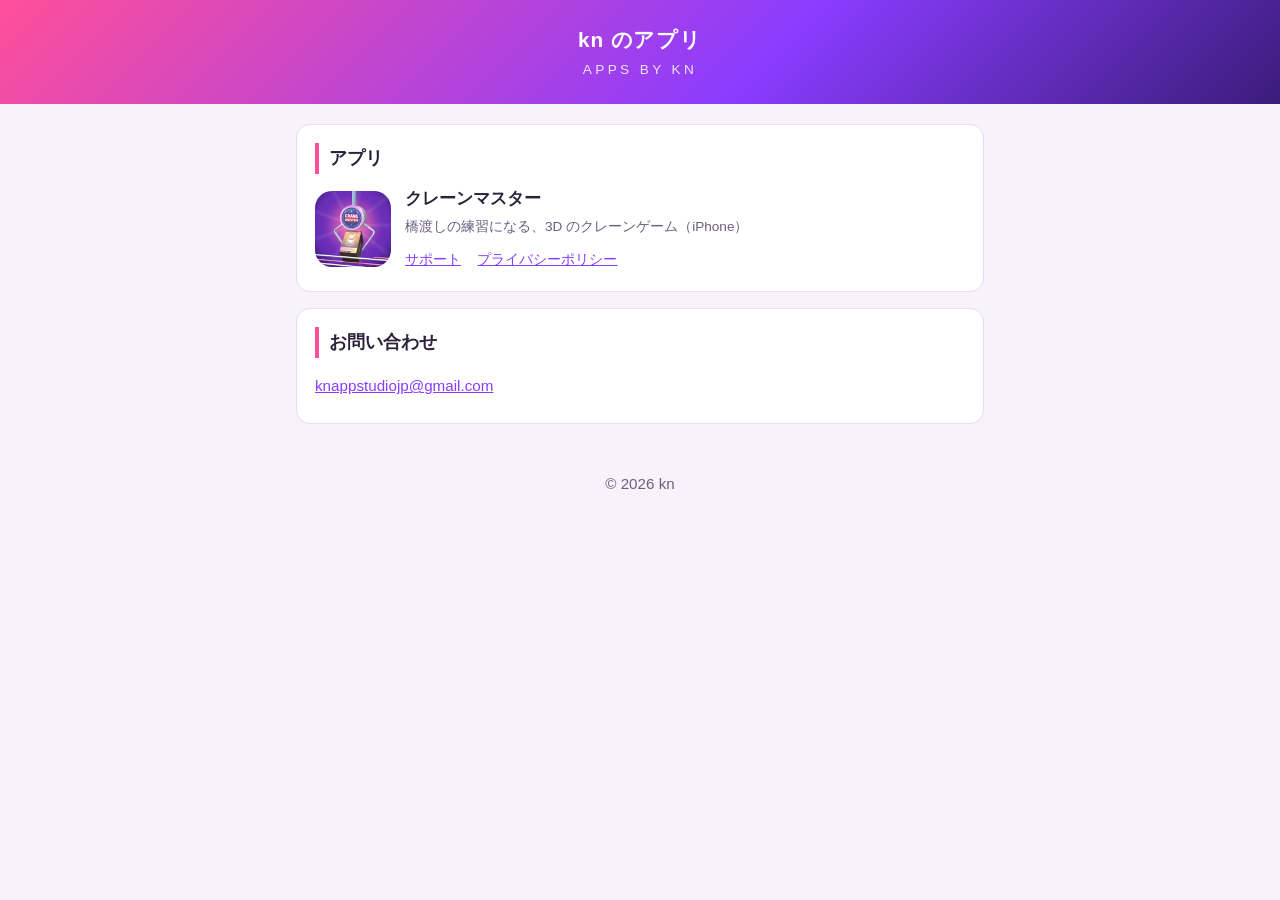
<file: index.html>
<!DOCTYPE html>
<html lang="ja">
<head>
<meta charset="UTF-8">
<meta name="viewport" content="width=device-width, initial-scale=1">
<title>kn のアプリ</title>
<meta name="description" content="kn が作っているスマートフォン向けアプリの一覧と、サポート・プライバシーポリシーのページです。">
<link rel="icon" href="cranemaster/icon.png">
<link rel="stylesheet" href="style.css">
</head>
<body>
<header class="small">
  <h1>kn のアプリ</h1>
  <p class="en">APPS BY KN</p>
</header>

<main>
  <section>
    <h2>アプリ</h2>
    <div class="app">
      <img src="cranemaster/icon.png" alt="クレーンマスターのアイコン">
      <div>
        <h3>クレーンマスター</h3>
        <p>橋渡しの練習になる、3D のクレーンゲーム（iPhone）</p>
        <div class="links">
          <a href="cranemaster/index.html">サポート</a>
          <a href="cranemaster/privacy.html">プライバシーポリシー</a>
        </div>
      </div>
    </div>
  </section>

  <section>
    <h2>お問い合わせ</h2>
    <p><a href="mailto:knappstudiojp@gmail.com">knappstudiojp@gmail.com</a></p>
  </section>
</main>

<footer>
  <p>© 2026 kn</p>
</footer>
</body>
</html>
</file>
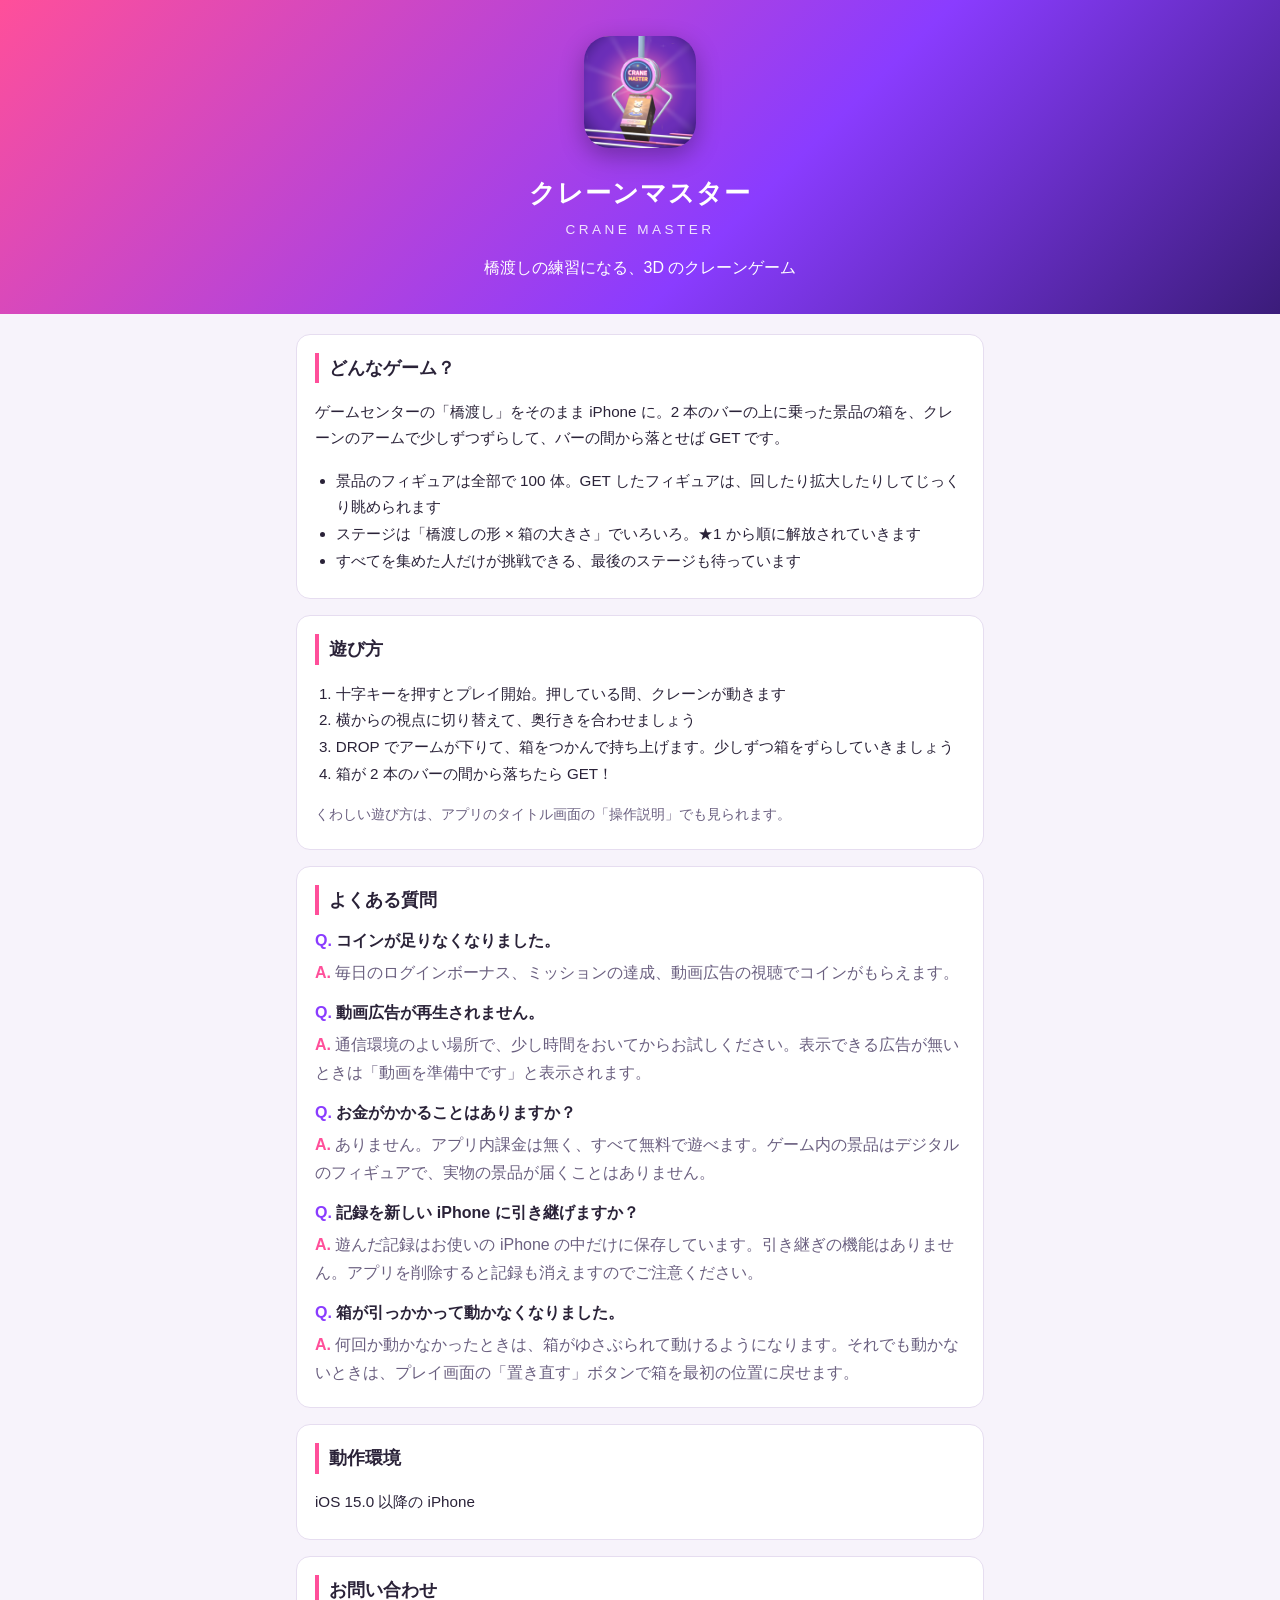
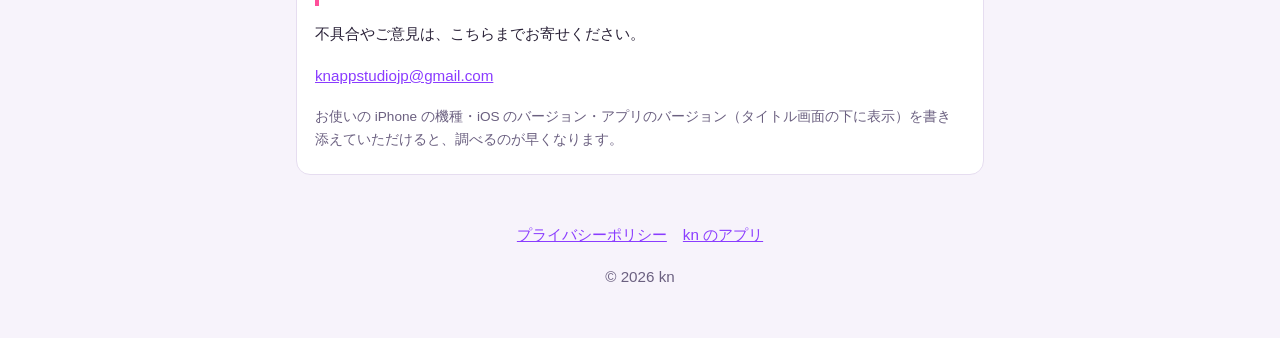
<file: cranemaster/index.html>
<!DOCTYPE html>
<html lang="ja">
<head>
<meta charset="UTF-8">
<meta name="viewport" content="width=device-width, initial-scale=1">
<title>クレーンマスター サポート</title>
<meta name="description" content="iPhone アプリ「クレーンマスター（CRANE MASTER）」のサポートページです。遊び方・よくある質問・お問い合わせ先を掲載しています。">
<link rel="icon" href="icon.png">
<link rel="apple-touch-icon" href="icon.png">
<link rel="stylesheet" href="../style.css">
</head>
<body>
<header>
  <img src="icon.png" alt="クレーンマスターのアイコン">
  <h1>クレーンマスター</h1>
  <p class="en">CRANE MASTER</p>
  <p class="catch">橋渡しの練習になる、3D のクレーンゲーム</p>
</header>

<main>
  <section>
    <h2>どんなゲーム？</h2>
    <p>ゲームセンターの「橋渡し」をそのまま iPhone に。2 本のバーの上に乗った景品の箱を、クレーンのアームで少しずつずらして、バーの間から落とせば GET です。</p>
    <ul>
      <li>景品のフィギュアは全部で 100 体。GET したフィギュアは、回したり拡大したりしてじっくり眺められます</li>
      <li>ステージは「橋渡しの形 × 箱の大きさ」でいろいろ。★1 から順に解放されていきます</li>
      <li>すべてを集めた人だけが挑戦できる、最後のステージも待っています</li>
    </ul>
  </section>

  <section>
    <h2>遊び方</h2>
    <ol>
      <li>十字キーを押すとプレイ開始。押している間、クレーンが動きます</li>
      <li>横からの視点に切り替えて、奥行きを合わせましょう</li>
      <li>DROP でアームが下りて、箱をつかんで持ち上げます。少しずつ箱をずらしていきましょう</li>
      <li>箱が 2 本のバーの間から落ちたら GET！</li>
    </ol>
    <p class="note">くわしい遊び方は、アプリのタイトル画面の「操作説明」でも見られます。</p>
  </section>

  <section>
    <h2>よくある質問</h2>
    <dl>
      <dt>コインが足りなくなりました。</dt>
      <dd>毎日のログインボーナス、ミッションの達成、動画広告の視聴でコインがもらえます。</dd>

      <dt>動画広告が再生されません。</dt>
      <dd>通信環境のよい場所で、少し時間をおいてからお試しください。表示できる広告が無いときは「動画を準備中です」と表示されます。</dd>

      <dt>お金がかかることはありますか？</dt>
      <dd>ありません。アプリ内課金は無く、すべて無料で遊べます。ゲーム内の景品はデジタルのフィギュアで、実物の景品が届くことはありません。</dd>

      <dt>記録を新しい iPhone に引き継げますか？</dt>
      <dd>遊んだ記録はお使いの iPhone の中だけに保存しています。引き継ぎの機能はありません。アプリを削除すると記録も消えますのでご注意ください。</dd>

      <dt>箱が引っかかって動かなくなりました。</dt>
      <dd>何回か動かなかったときは、箱がゆさぶられて動けるようになります。それでも動かないときは、プレイ画面の「置き直す」ボタンで箱を最初の位置に戻せます。</dd>
    </dl>
  </section>

  <section>
    <h2>動作環境</h2>
    <p>iOS 15.0 以降の iPhone</p>
  </section>

  <section>
    <h2>お問い合わせ</h2>
    <p>不具合やご意見は、こちらまでお寄せください。</p>
    <p><a href="mailto:knappstudiojp@gmail.com">knappstudiojp@gmail.com</a></p>
    <p class="note">お使いの iPhone の機種・iOS のバージョン・アプリのバージョン（タイトル画面の下に表示）を書き添えていただけると、調べるのが早くなります。</p>
  </section>
</main>

<footer>
  <p><a href="privacy.html">プライバシーポリシー</a><a href="../index.html">kn のアプリ</a></p>
  <p>© 2026 kn</p>
</footer>
</body>
</html>
</file>
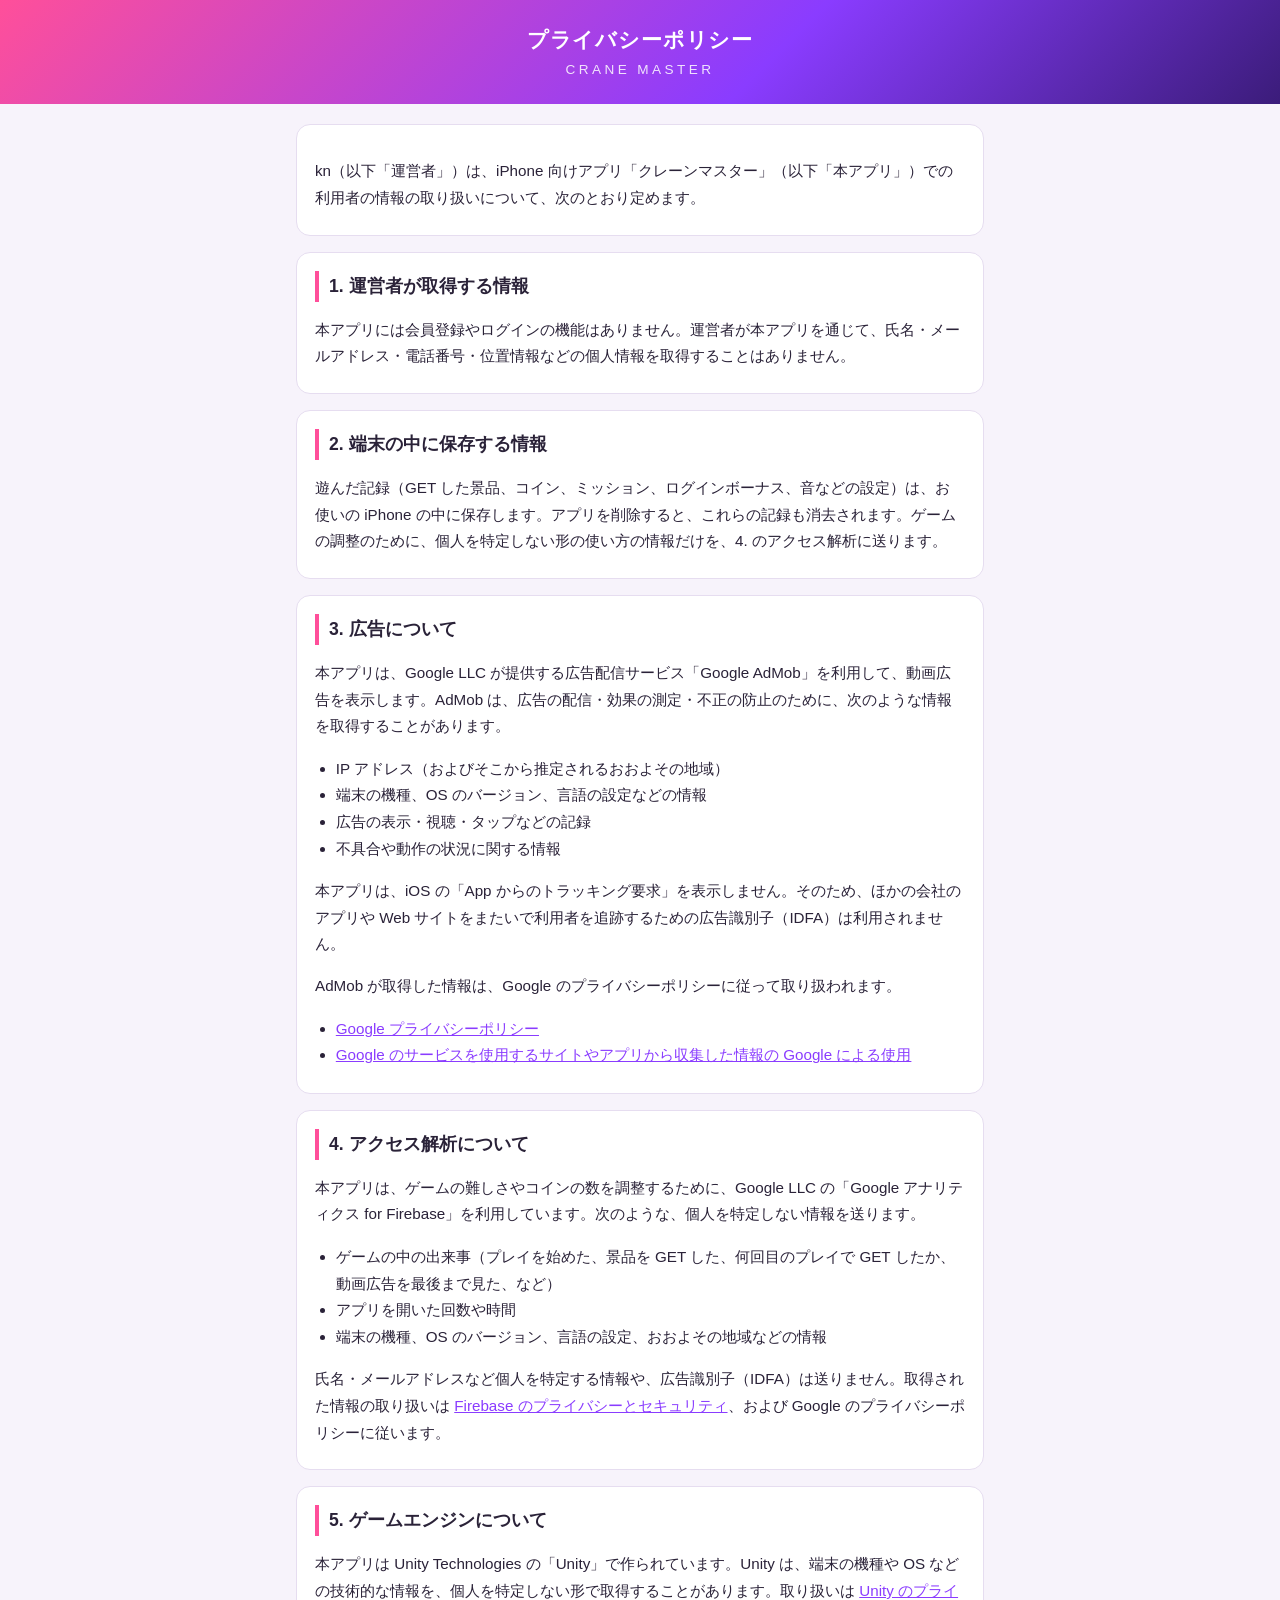
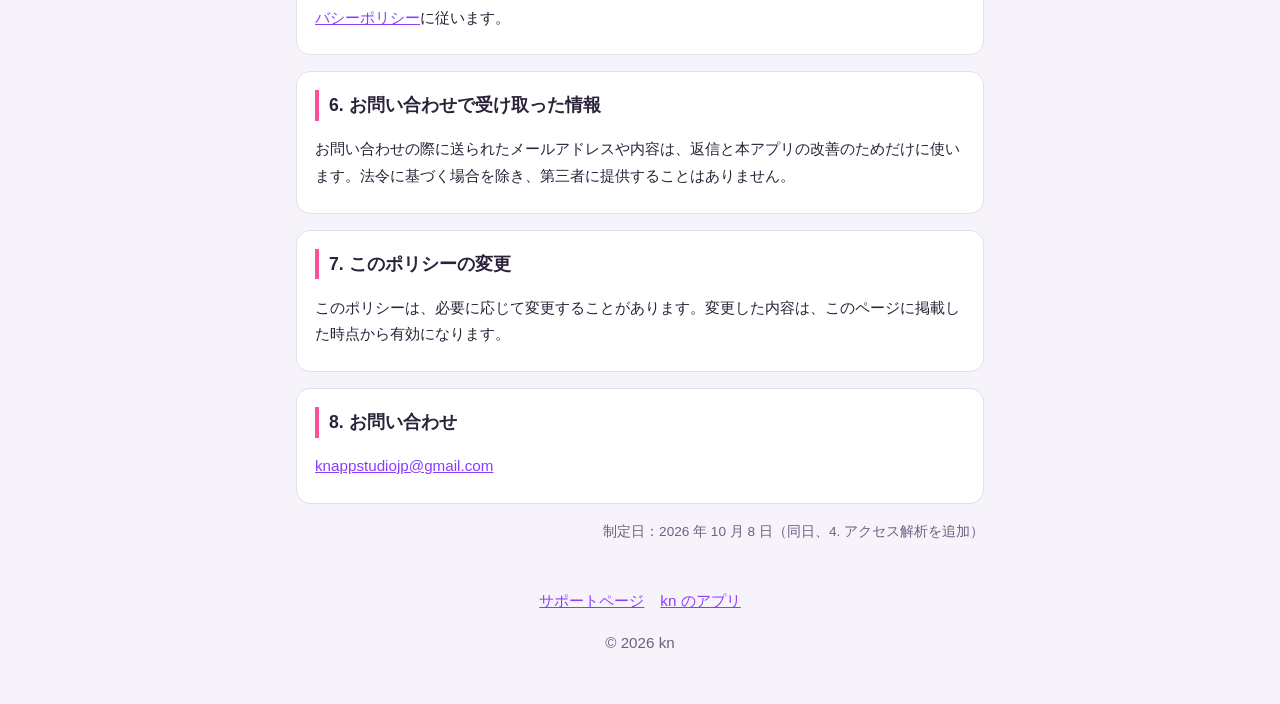
<file: cranemaster/privacy.html>
<!DOCTYPE html>
<html lang="ja">
<head>
<meta charset="UTF-8">
<meta name="viewport" content="width=device-width, initial-scale=1">
<title>クレーンマスター プライバシーポリシー</title>
<meta name="description" content="iPhone アプリ「クレーンマスター（CRANE MASTER）」のプライバシーポリシーです。">
<link rel="icon" href="icon.png">
<link rel="apple-touch-icon" href="icon.png">
<link rel="stylesheet" href="../style.css">
</head>
<body>
<header class="small">
  <h1>プライバシーポリシー</h1>
  <p class="en">CRANE MASTER</p>
</header>

<main>
  <section>
    <p>kn（以下「運営者」）は、iPhone 向けアプリ「クレーンマスター」（以下「本アプリ」）での利用者の情報の取り扱いについて、次のとおり定めます。</p>
  </section>

  <section>
    <h2>1. 運営者が取得する情報</h2>
    <p>本アプリには会員登録やログインの機能はありません。運営者が本アプリを通じて、氏名・メールアドレス・電話番号・位置情報などの個人情報を取得することはありません。</p>
  </section>

  <section>
    <h2>2. 端末の中に保存する情報</h2>
    <p>遊んだ記録（GET した景品、コイン、ミッション、ログインボーナス、音などの設定）は、お使いの iPhone の中に保存します。アプリを削除すると、これらの記録も消去されます。ゲームの調整のために、個人を特定しない形の使い方の情報だけを、4. のアクセス解析に送ります。</p>
  </section>

  <section>
    <h2>3. 広告について</h2>
    <p>本アプリは、Google LLC が提供する広告配信サービス「Google AdMob」を利用して、動画広告を表示します。AdMob は、広告の配信・効果の測定・不正の防止のために、次のような情報を取得することがあります。</p>
    <ul>
      <li>IP アドレス（およびそこから推定されるおおよその地域）</li>
      <li>端末の機種、OS のバージョン、言語の設定などの情報</li>
      <li>広告の表示・視聴・タップなどの記録</li>
      <li>不具合や動作の状況に関する情報</li>
    </ul>
    <p>本アプリは、iOS の「App からのトラッキング要求」を表示しません。そのため、ほかの会社のアプリや Web サイトをまたいで利用者を追跡するための広告識別子（IDFA）は利用されません。</p>
    <p>AdMob が取得した情報は、Google のプライバシーポリシーに従って取り扱われます。</p>
    <ul>
      <li><a href="https://policies.google.com/privacy?hl=ja" target="_blank" rel="noopener">Google プライバシーポリシー</a></li>
      <li><a href="https://policies.google.com/technologies/partner-sites?hl=ja" target="_blank" rel="noopener">Google のサービスを使用するサイトやアプリから収集した情報の Google による使用</a></li>
    </ul>
  </section>

  <section>
    <h2>4. アクセス解析について</h2>
    <p>本アプリは、ゲームの難しさやコインの数を調整するために、Google LLC の「Google アナリティクス for Firebase」を利用しています。次のような、個人を特定しない情報を送ります。</p>
    <ul>
      <li>ゲームの中の出来事（プレイを始めた、景品を GET した、何回目のプレイで GET したか、動画広告を最後まで見た、など）</li>
      <li>アプリを開いた回数や時間</li>
      <li>端末の機種、OS のバージョン、言語の設定、おおよその地域などの情報</li>
    </ul>
    <p>氏名・メールアドレスなど個人を特定する情報や、広告識別子（IDFA）は送りません。取得された情報の取り扱いは <a href="https://firebase.google.com/support/privacy?hl=ja" target="_blank" rel="noopener">Firebase のプライバシーとセキュリティ</a>、および Google のプライバシーポリシーに従います。</p>
  </section>

  <section>
    <h2>5. ゲームエンジンについて</h2>
    <p>本アプリは Unity Technologies の「Unity」で作られています。Unity は、端末の機種や OS などの技術的な情報を、個人を特定しない形で取得することがあります。取り扱いは <a href="https://unity.com/ja/legal/privacy-policy" target="_blank" rel="noopener">Unity のプライバシーポリシー</a>に従います。</p>
  </section>

  <section>
    <h2>6. お問い合わせで受け取った情報</h2>
    <p>お問い合わせの際に送られたメールアドレスや内容は、返信と本アプリの改善のためだけに使います。法令に基づく場合を除き、第三者に提供することはありません。</p>
  </section>

  <section>
    <h2>7. このポリシーの変更</h2>
    <p>このポリシーは、必要に応じて変更することがあります。変更した内容は、このページに掲載した時点から有効になります。</p>
  </section>

  <section>
    <h2>8. お問い合わせ</h2>
    <p><a href="mailto:knappstudiojp@gmail.com">knappstudiojp@gmail.com</a></p>
  </section>

  <p class="note" style="text-align:right">制定日：2026 年 10 月 8 日（同日、4. アクセス解析を追加）</p>
</main>

<footer>
  <p><a href="index.html">サポートページ</a><a href="../index.html">kn のアプリ</a></p>
  <p>© 2026 kn</p>
</footer>
</body>
</html>
</file>
<file: style.css>
:root {
  --bg: #f7f3fb;
  --card: #ffffff;
  --text: #2a2238;
  --sub: #6b6080;
  --line: #e6ddf0;
  --accent: #8a3cff;
  --accent2: #ff4f9a;
  --todo-bg: #ffe9a8;
  --todo-text: #7a4b00;
}
@media (prefers-color-scheme: dark) {
  :root {
    --bg: #17121f;
    --card: #221b2e;
    --text: #efe9f7;
    --sub: #b3a8c4;
    --line: #3a3048;
    --accent: #b98cff;
    --accent2: #ff7ab5;
    --todo-bg: #5a4210;
    --todo-text: #ffe2a0;
  }
}
* { box-sizing: border-box; }
body {
  margin: 0;
  background: var(--bg);
  color: var(--text);
  font-family: -apple-system, BlinkMacSystemFont, "Hiragino Sans", "Hiragino Kaku Gothic ProN", "Noto Sans JP", sans-serif;
  line-height: 1.75;
  -webkit-text-size-adjust: 100%;
}
header {
  background: linear-gradient(135deg, #ff4f9a 0%, #8a3cff 60%, #3b1c7a 100%);
  color: #fff;
  padding: 36px 16px 32px;
  text-align: center;
}
header img {
  width: 112px;
  height: 112px;
  border-radius: 25px;
  box-shadow: 0 8px 24px rgba(0, 0, 0, .3);
}
header h1 { margin: 14px 0 2px; font-size: 1.6rem; letter-spacing: .04em; }
header .en { margin: 0; font-size: .85rem; letter-spacing: .25em; opacity: .85; }
header .catch { margin: 12px 0 0; font-size: 1rem; }
header.small { padding: 22px 16px; }
header.small h1 { margin: 0; font-size: 1.3rem; }
main { max-width: 720px; margin: 0 auto; padding: 20px 16px 8px; }
section {
  background: var(--card);
  border: 1px solid var(--line);
  border-radius: 14px;
  padding: 18px 18px 8px;
  margin-bottom: 16px;
}
h2 {
  margin: 0 0 10px;
  font-size: 1.1rem;
  padding-left: 10px;
  border-left: 4px solid var(--accent2);
}
h3 { margin: 16px 0 4px; font-size: 1rem; }
p, li { font-size: .95rem; }
ul, ol { padding-left: 1.3em; }
dl { margin: 0; }
dt { font-weight: bold; margin-top: 12px; }
dt::before { content: "Q. "; color: var(--accent); }
dd { margin: 4px 0 12px 0; color: var(--sub); }
dd::before { content: "A. "; color: var(--accent2); font-weight: bold; }
a { color: var(--accent); word-break: break-all; }
.note { color: var(--sub); font-size: .85rem; }
.todo {
  background: var(--todo-bg);
  color: var(--todo-text);
  padding: 0 4px;
  border-radius: 4px;
  font-weight: bold;
}
footer {
  text-align: center;
  color: var(--sub);
  font-size: .8rem;
  padding: 8px 16px 32px;
}
footer a { margin: 0 8px; }
.app {
  display: flex;
  gap: 14px;
  align-items: center;
  padding-bottom: 10px;
}
.app img {
  width: 76px;
  height: 76px;
  border-radius: 17px;
  flex-shrink: 0;
}
.app h3 { margin: 0; font-size: 1.05rem; }
.app p { margin: 2px 0 6px; color: var(--sub); font-size: .85rem; }
.app .links a { margin-right: 12px; font-size: .9rem; }
</file>
